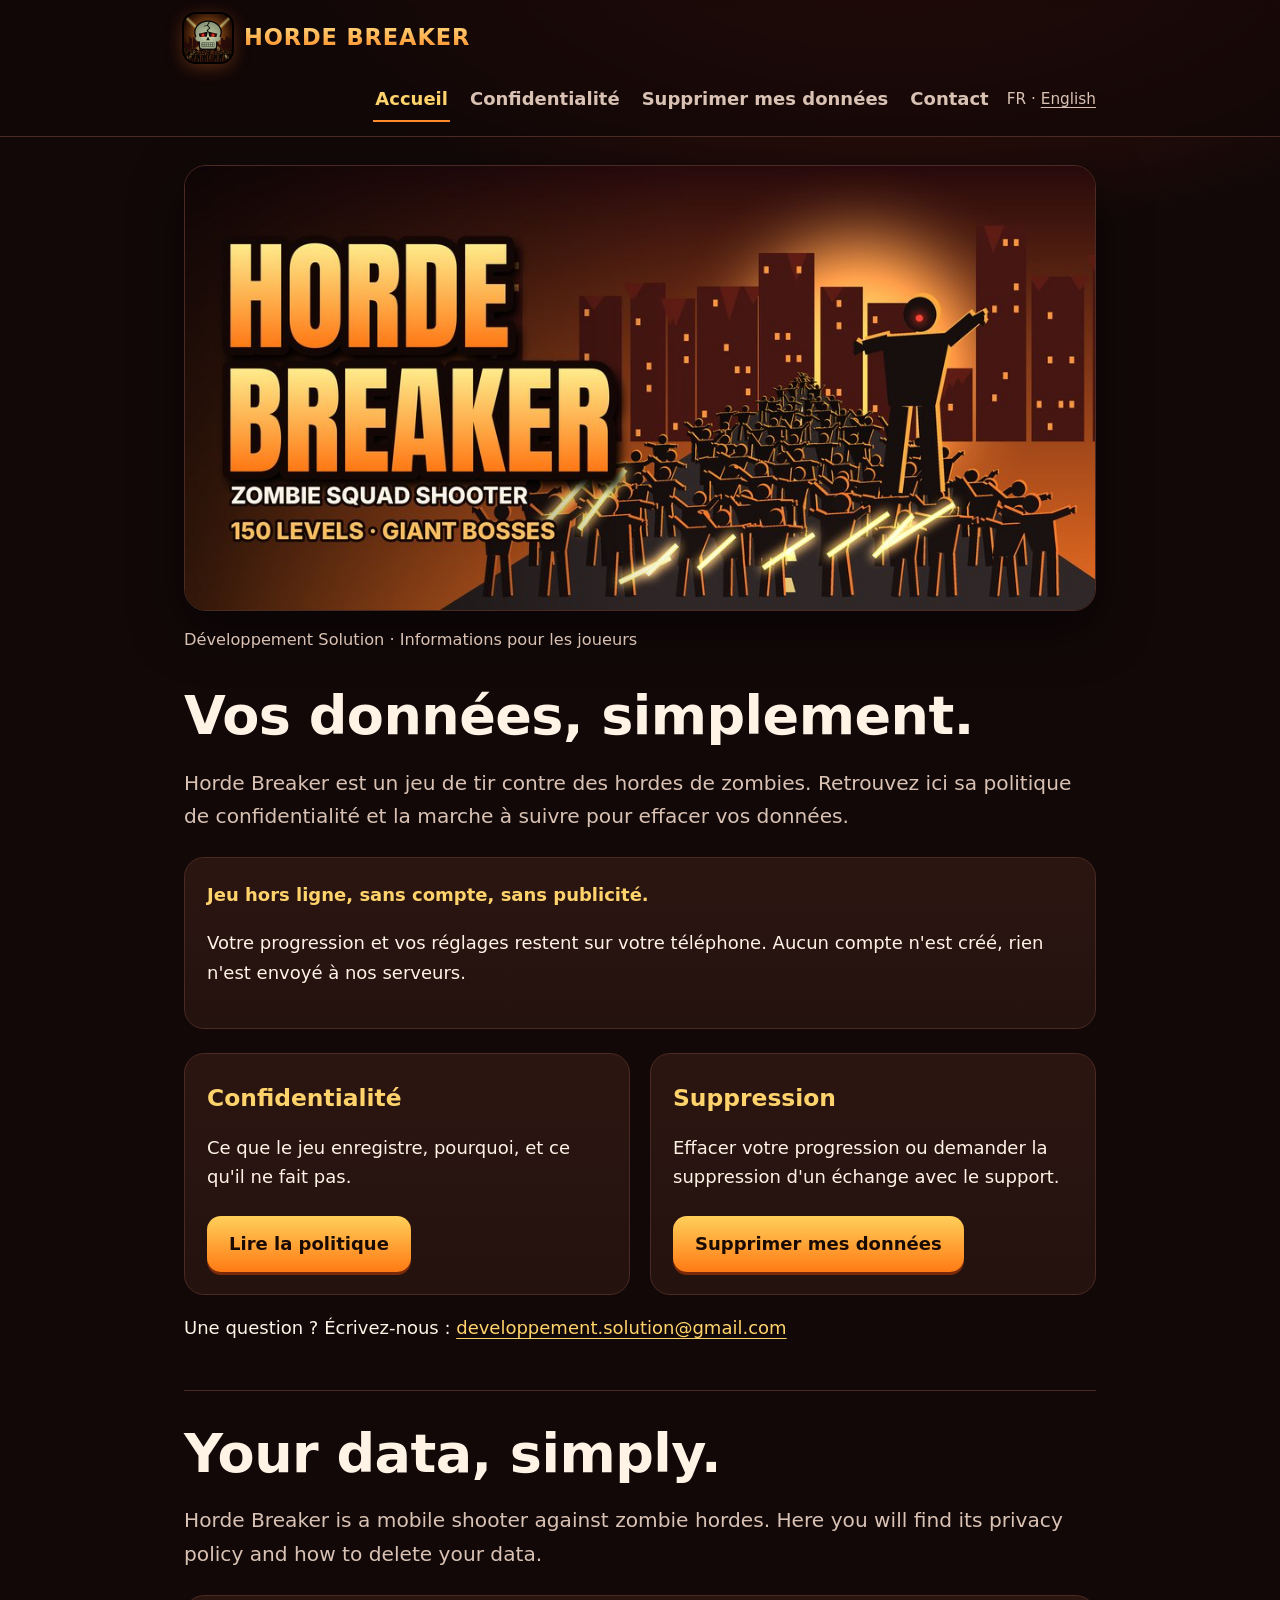
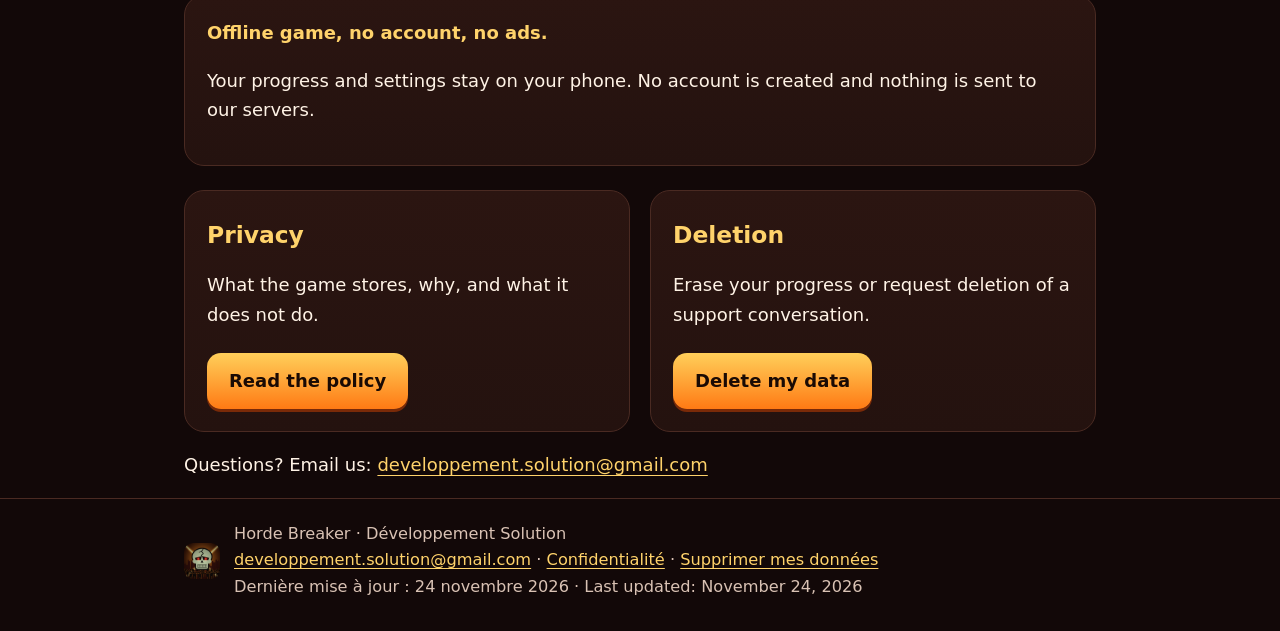
<file: horde-breaker/index.html>
<!doctype html>
<html lang="fr"><head><meta charset="utf-8"><meta name="viewport" content="width=device-width,initial-scale=1">
<title>Horde Breaker — Confidentialité et données</title><meta name="description" content="Politique de confidentialité, suppression des données et contact pour Horde Breaker, jeu mobile de Développement Solution.">
<link rel="icon" href="favicon.png"><link rel="apple-touch-icon" href="logo-192.png"><link rel="stylesheet" href="site.css">
<meta property="og:title" content="Horde Breaker — Confidentialité et données"><meta property="og:image" content="banner.jpg"></head>
<body>
<header><div class="wrap"><a class="brand" href="index.html"><img src="logo-192.png" alt="Logo Horde Breaker" width="48" height="48"><span>Horde Breaker</span></a>
<nav aria-label="Navigation"><a href="index.html" aria-current="page">Accueil</a><a href="privacy.html">Confidentialité</a><a href="delete-data.html">Supprimer mes données</a><a href="mailto:developpement.solution@gmail.com?subject=Horde%20Breaker%20-%20Support">Contact</a></nav><div class="lang">FR · <a href="#en" lang="en">English</a></div></div></header>
<main class="wrap">

<div class="hero"><img src="banner.jpg" alt="Horde Breaker : une escouade face à une horde de zombies et un boss géant" width="1024" height="500"></div>
<p class="meta">Développement Solution · Informations pour les joueurs</p>
<h1>Vos données, simplement.</h1>
<p class="lead">Horde Breaker est un jeu de tir contre des hordes de zombies. Retrouvez ici sa politique de confidentialité et la marche à suivre pour effacer vos données.</p>
<div class="notice"><strong>Jeu hors ligne, sans compte, sans publicité.</strong>
<p>Votre progression et vos réglages restent sur votre téléphone. Aucun compte n'est créé, rien n'est envoyé à nos serveurs.</p></div>
<div class="cards">
<section class="card"><h2>Confidentialité</h2><p>Ce que le jeu enregistre, pourquoi, et ce qu'il ne fait pas.</p><a class="button" href="privacy.html">Lire la politique</a></section>
<section class="card"><h2>Suppression</h2><p>Effacer votre progression ou demander la suppression d'un échange avec le support.</p><a class="button" href="delete-data.html">Supprimer mes données</a></section>
</div>
<p>Une question ? Écrivez-nous : <a href="mailto:developpement.solution@gmail.com?subject=Horde%20Breaker%20-%20Support">developpement.solution@gmail.com</a></p>
<hr>
<section id="en" lang="en">
<h1>Your data, simply.</h1>
<p class="lead">Horde Breaker is a mobile shooter against zombie hordes. Here you will find its privacy policy and how to delete your data.</p>
<div class="notice"><strong>Offline game, no account, no ads.</strong><p>Your progress and settings stay on your phone. No account is created and nothing is sent to our servers.</p></div>
<div class="cards">
<section class="card"><h2>Privacy</h2><p>What the game stores, why, and what it does not do.</p><a class="button" href="privacy.html#en">Read the policy</a></section>
<section class="card"><h2>Deletion</h2><p>Erase your progress or request deletion of a support conversation.</p><a class="button" href="delete-data.html#en">Delete my data</a></section>
</div>
<p>Questions? Email us: <a href="mailto:developpement.solution@gmail.com?subject=Horde%20Breaker%20-%20Support">developpement.solution@gmail.com</a></p>
</section>
</main>
<footer><div class="wrap"><img src="logo-192.png" alt="" width="36" height="36"><div>Horde Breaker · Développement Solution<br>
<a href="mailto:developpement.solution@gmail.com">developpement.solution@gmail.com</a> · <a href="privacy.html">Confidentialité</a> · <a href="delete-data.html">Supprimer mes données</a><br>
Dernière mise à jour : 24 novembre 2026 · Last updated: November 24, 2026</div></div></footer>
</body></html>
</file>
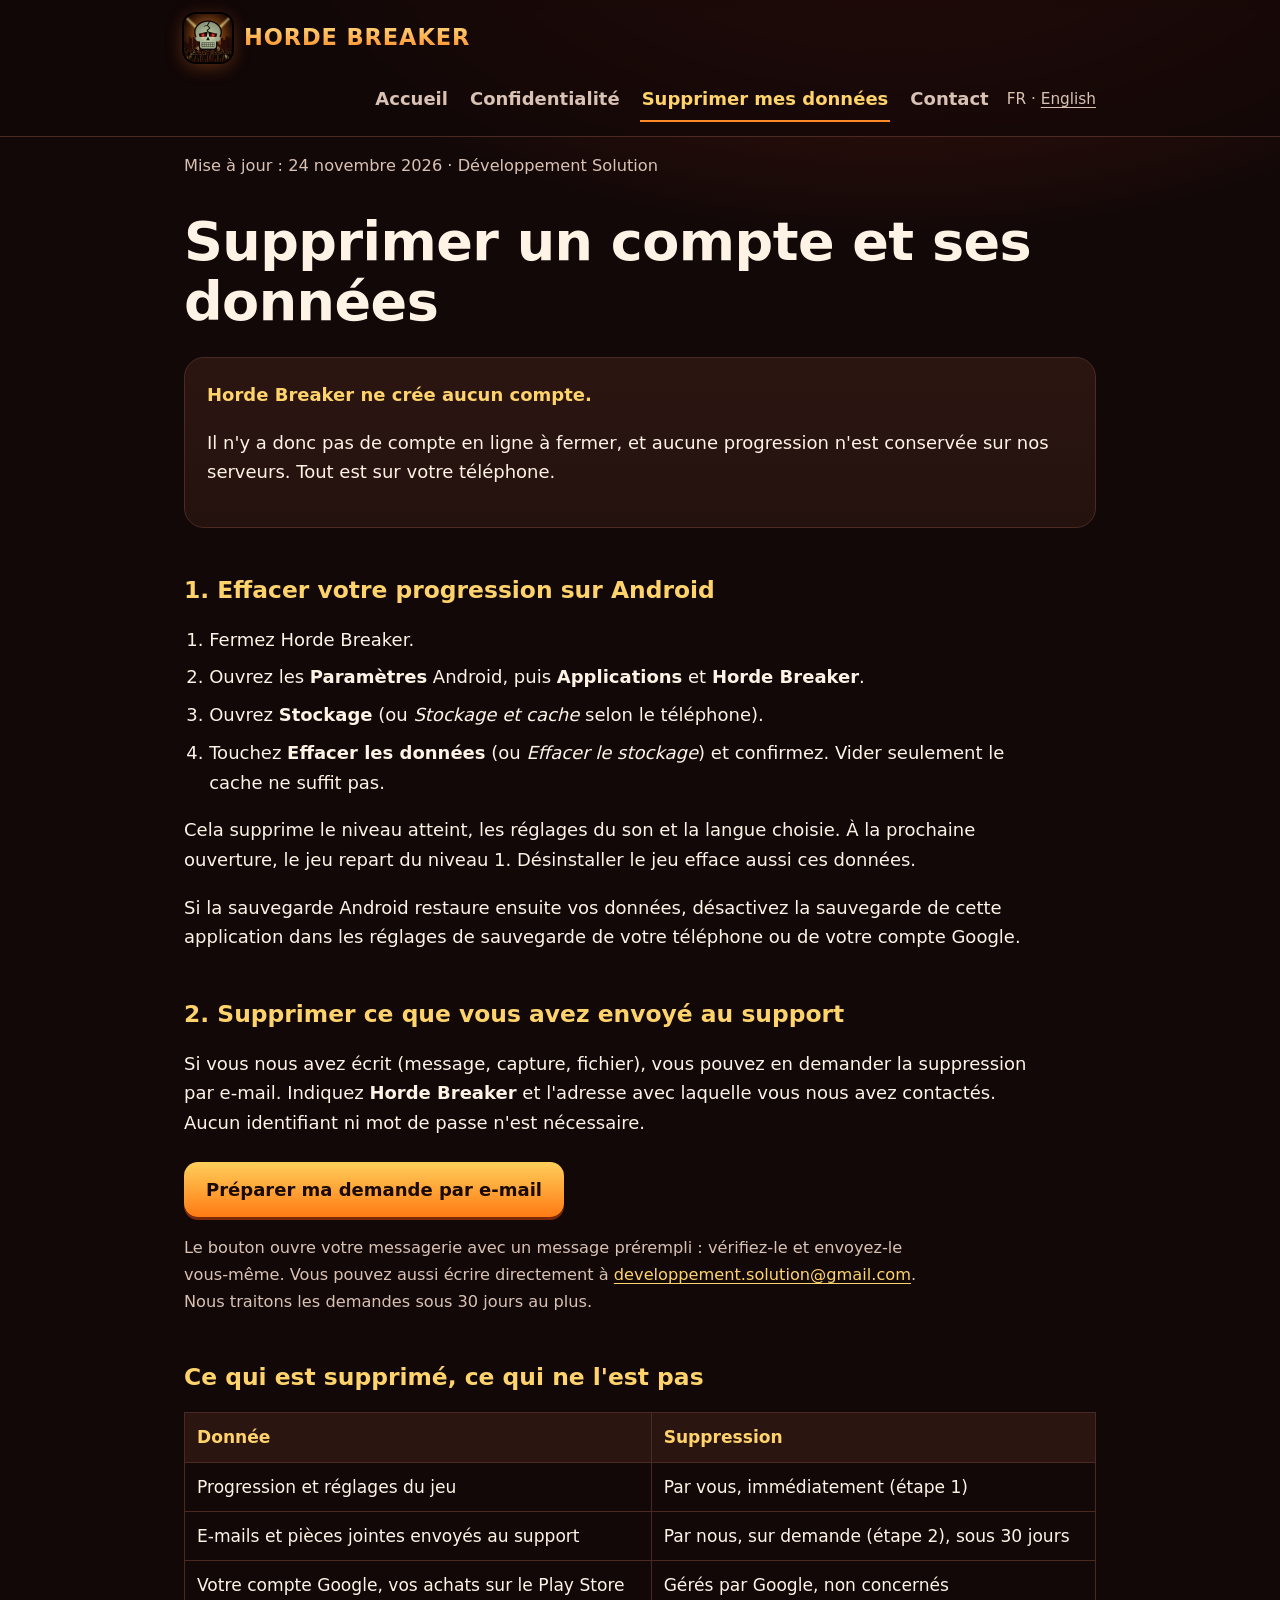
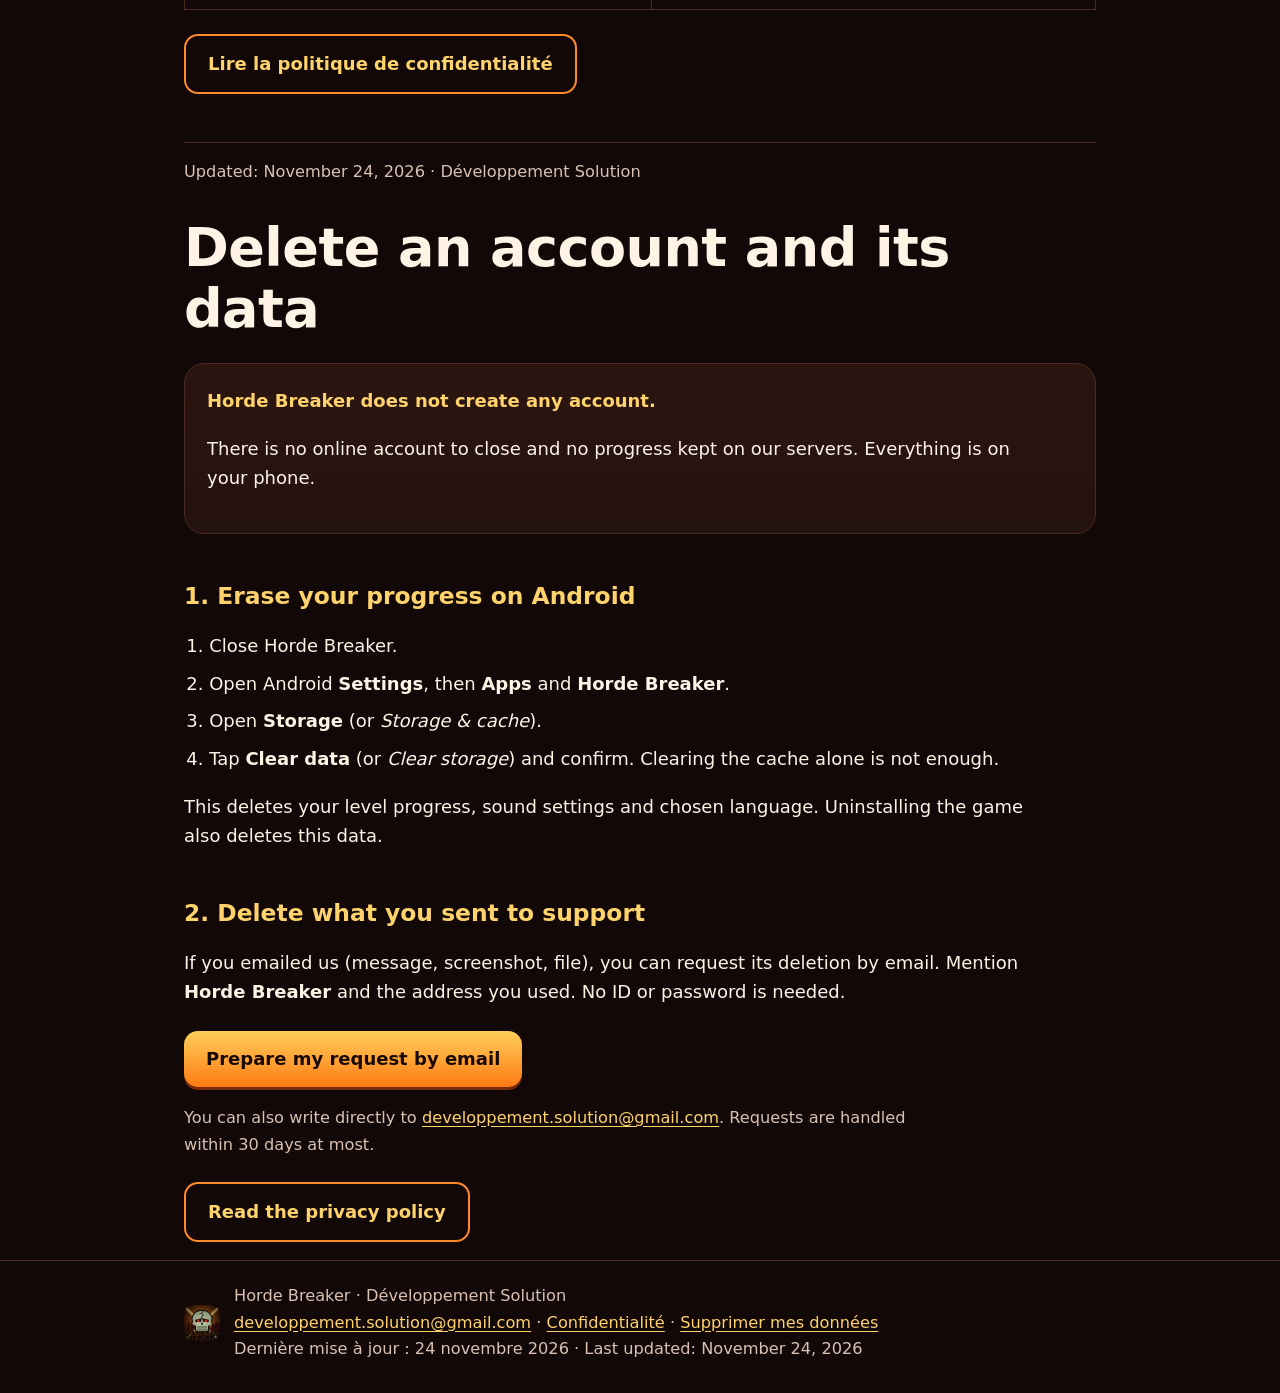
<file: horde-breaker/delete-data.html>
<!doctype html>
<html lang="fr"><head><meta charset="utf-8"><meta name="viewport" content="width=device-width,initial-scale=1">
<title>Horde Breaker — Supprimer un compte et ses données</title><meta name="description" content="Comment effacer vos données de Horde Breaker : progression locale, compte (inexistant) et demandes au support.">
<link rel="icon" href="favicon.png"><link rel="apple-touch-icon" href="logo-192.png"><link rel="stylesheet" href="site.css">
<meta property="og:title" content="Horde Breaker — Supprimer un compte et ses données"><meta property="og:image" content="banner.jpg"></head>
<body>
<header><div class="wrap"><a class="brand" href="index.html"><img src="logo-192.png" alt="Logo Horde Breaker" width="48" height="48"><span>Horde Breaker</span></a>
<nav aria-label="Navigation"><a href="index.html">Accueil</a><a href="privacy.html">Confidentialité</a><a href="delete-data.html" aria-current="page">Supprimer mes données</a><a href="mailto:developpement.solution@gmail.com?subject=Horde%20Breaker%20-%20Support">Contact</a></nav><div class="lang">FR · <a href="#en" lang="en">English</a></div></div></header>
<main class="wrap">

<p class="meta">Mise à jour : 24 novembre 2026 · Développement Solution</p>
<h1>Supprimer un compte et ses données</h1>
<div class="notice"><strong>Horde Breaker ne crée aucun compte.</strong>
<p>Il n'y a donc pas de compte en ligne à fermer, et aucune progression n'est conservée sur nos serveurs. Tout est sur votre téléphone.</p></div>

<h2>1. Effacer votre progression sur Android</h2>
<ol>
<li>Fermez Horde Breaker.</li>
<li>Ouvrez les <strong>Paramètres</strong> Android, puis <strong>Applications</strong> et <strong>Horde Breaker</strong>.</li>
<li>Ouvrez <strong>Stockage</strong> (ou <em>Stockage et cache</em> selon le téléphone).</li>
<li>Touchez <strong>Effacer les données</strong> (ou <em>Effacer le stockage</em>) et confirmez. Vider seulement le cache ne suffit pas.</li>
</ol>
<p>Cela supprime le niveau atteint, les réglages du son et la langue choisie. À la prochaine ouverture, le jeu repart du niveau 1. Désinstaller le jeu efface aussi ces données.</p>
<p>Si la sauvegarde Android restaure ensuite vos données, désactivez la sauvegarde de cette application dans les réglages de sauvegarde de votre téléphone ou de votre compte Google.</p>

<h2>2. Supprimer ce que vous avez envoyé au support</h2>
<p>Si vous nous avez écrit (message, capture, fichier), vous pouvez en demander la suppression par e-mail. Indiquez <strong>Horde Breaker</strong> et l'adresse avec laquelle vous nous avez contactés. Aucun identifiant ni mot de passe n'est nécessaire.</p>
<p><a class="button" href="mailto:developpement.solution@gmail.com?subject=Horde%20Breaker%20-%20Demande%20de%20suppression%20de%20donn%C3%A9es&body=Bonjour%2C%0A%0AJe%20demande%20la%20suppression%20des%20donn%C3%A9es%20li%C3%A9es%20%C3%A0%20Horde%20Breaker%20que%20je%20vous%20ai%20transmises%20(e-mails%2C%20captures%2C%20fichiers).%0AAdresse%20utilis%C3%A9e%20pour%20vous%20contacter%20%3A%20%0A%0AMerci.">Préparer ma demande par e-mail</a></p>
<p class="meta">Le bouton ouvre votre messagerie avec un message prérempli : vérifiez-le et envoyez-le vous-même. Vous pouvez aussi écrire directement à <a href="mailto:developpement.solution@gmail.com">developpement.solution@gmail.com</a>. Nous traitons les demandes sous 30 jours au plus.</p>

<h2>Ce qui est supprimé, ce qui ne l'est pas</h2>
<table><tr><th>Donnée</th><th>Suppression</th></tr>
<tr><td>Progression et réglages du jeu</td><td>Par vous, immédiatement (étape 1)</td></tr>
<tr><td>E-mails et pièces jointes envoyés au support</td><td>Par nous, sur demande (étape 2), sous 30 jours</td></tr>
<tr><td>Votre compte Google, vos achats sur le Play Store</td><td>Gérés par Google, non concernés</td></tr></table>
<p><a class="button ghost" href="privacy.html">Lire la politique de confidentialité</a></p>

<hr>
<section id="en" lang="en">
<p class="meta">Updated: November 24, 2026 · Développement Solution</p>
<h1>Delete an account and its data</h1>
<div class="notice"><strong>Horde Breaker does not create any account.</strong><p>There is no online account to close and no progress kept on our servers. Everything is on your phone.</p></div>
<h2>1. Erase your progress on Android</h2>
<ol><li>Close Horde Breaker.</li>
<li>Open Android <strong>Settings</strong>, then <strong>Apps</strong> and <strong>Horde Breaker</strong>.</li>
<li>Open <strong>Storage</strong> (or <em>Storage &amp; cache</em>).</li>
<li>Tap <strong>Clear data</strong> (or <em>Clear storage</em>) and confirm. Clearing the cache alone is not enough.</li></ol>
<p>This deletes your level progress, sound settings and chosen language. Uninstalling the game also deletes this data.</p>
<h2>2. Delete what you sent to support</h2>
<p>If you emailed us (message, screenshot, file), you can request its deletion by email. Mention <strong>Horde Breaker</strong> and the address you used. No ID or password is needed.</p>
<p><a class="button" href="mailto:developpement.solution@gmail.com?subject=Horde%20Breaker%20-%20Data%20deletion%20request&body=Hello%2C%0A%0AI%20request%20the%20deletion%20of%20the%20Horde%20Breaker%20data%20I%20sent%20you%20(emails%2C%20screenshots%2C%20files).%0AEmail%20address%20used%20to%20contact%20you%3A%20%0A%0AThank%20you.">Prepare my request by email</a></p>
<p class="meta">You can also write directly to <a href="mailto:developpement.solution@gmail.com">developpement.solution@gmail.com</a>. Requests are handled within 30 days at most.</p>
<p><a class="button ghost" href="privacy.html#en">Read the privacy policy</a></p>
</section>
</main>
<footer><div class="wrap"><img src="logo-192.png" alt="" width="36" height="36"><div>Horde Breaker · Développement Solution<br>
<a href="mailto:developpement.solution@gmail.com">developpement.solution@gmail.com</a> · <a href="privacy.html">Confidentialité</a> · <a href="delete-data.html">Supprimer mes données</a><br>
Dernière mise à jour : 24 novembre 2026 · Last updated: November 24, 2026</div></div></footer>
</body></html>
</file>
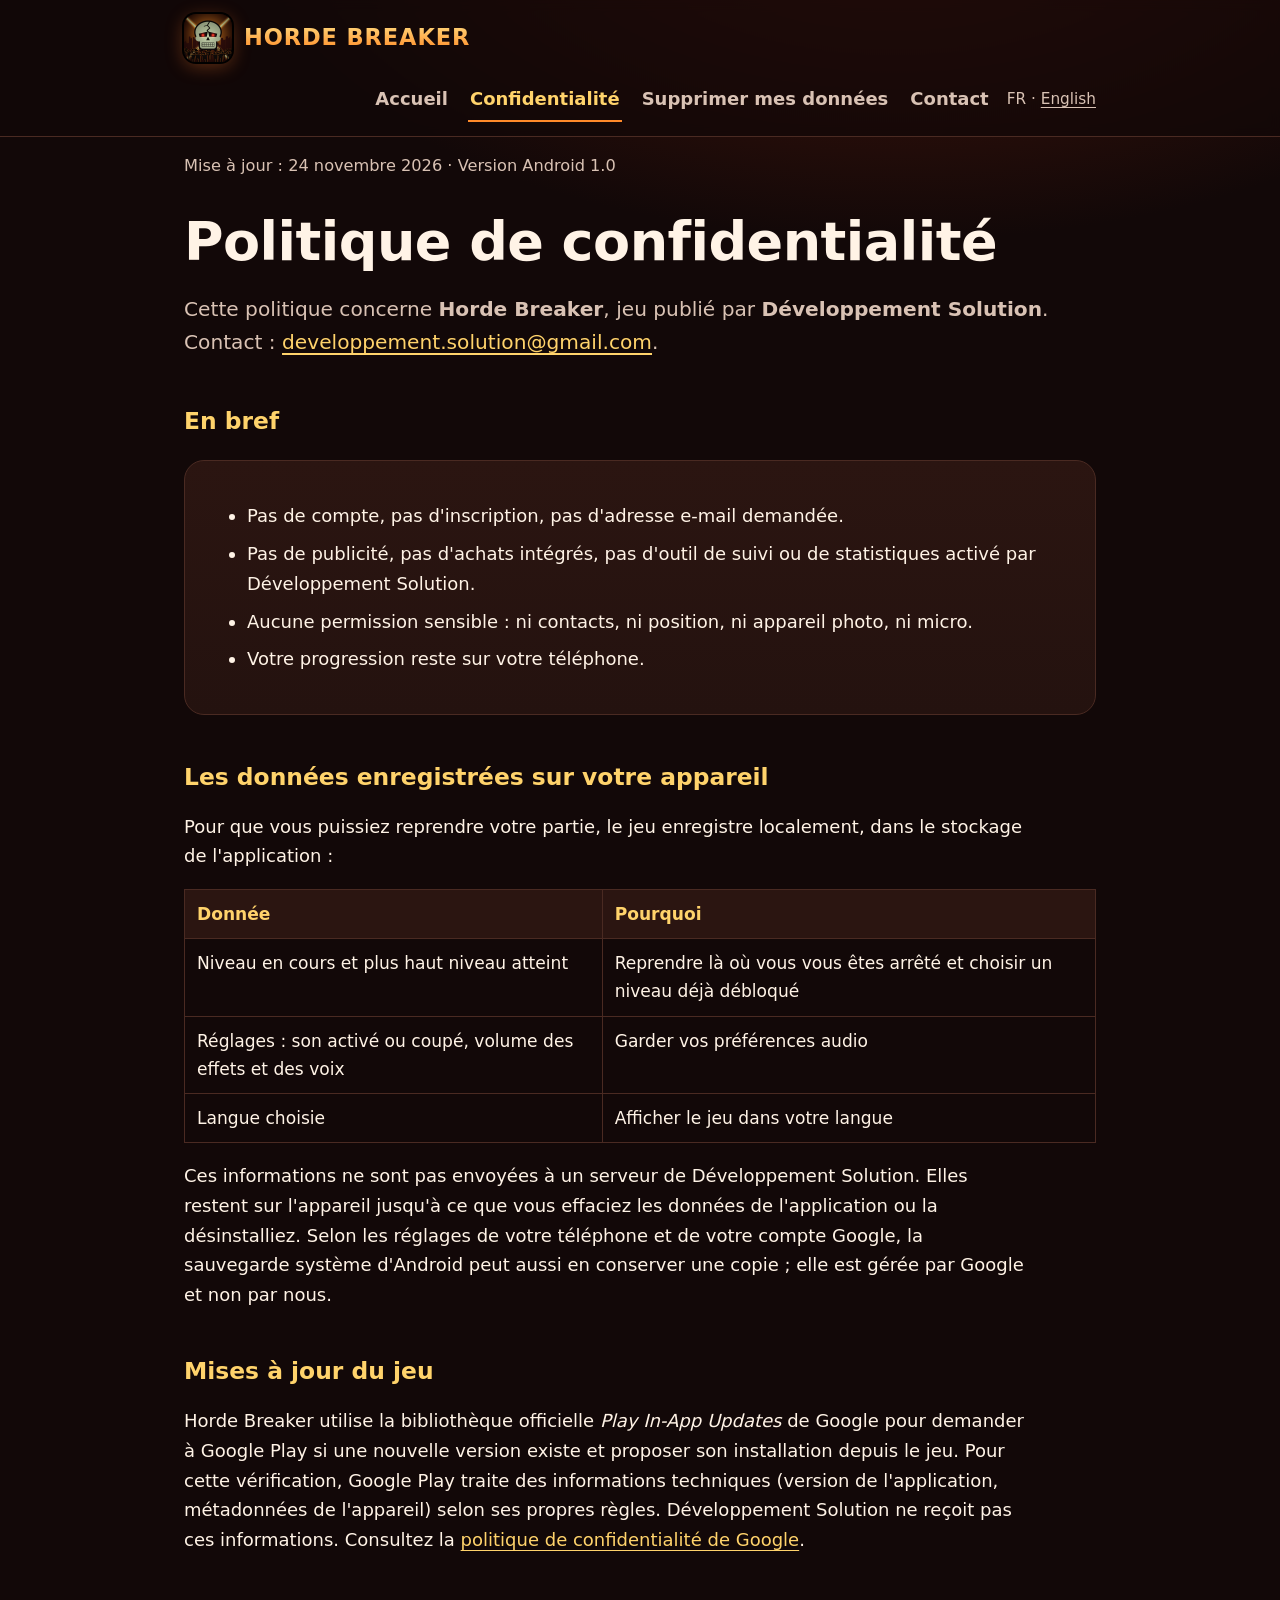
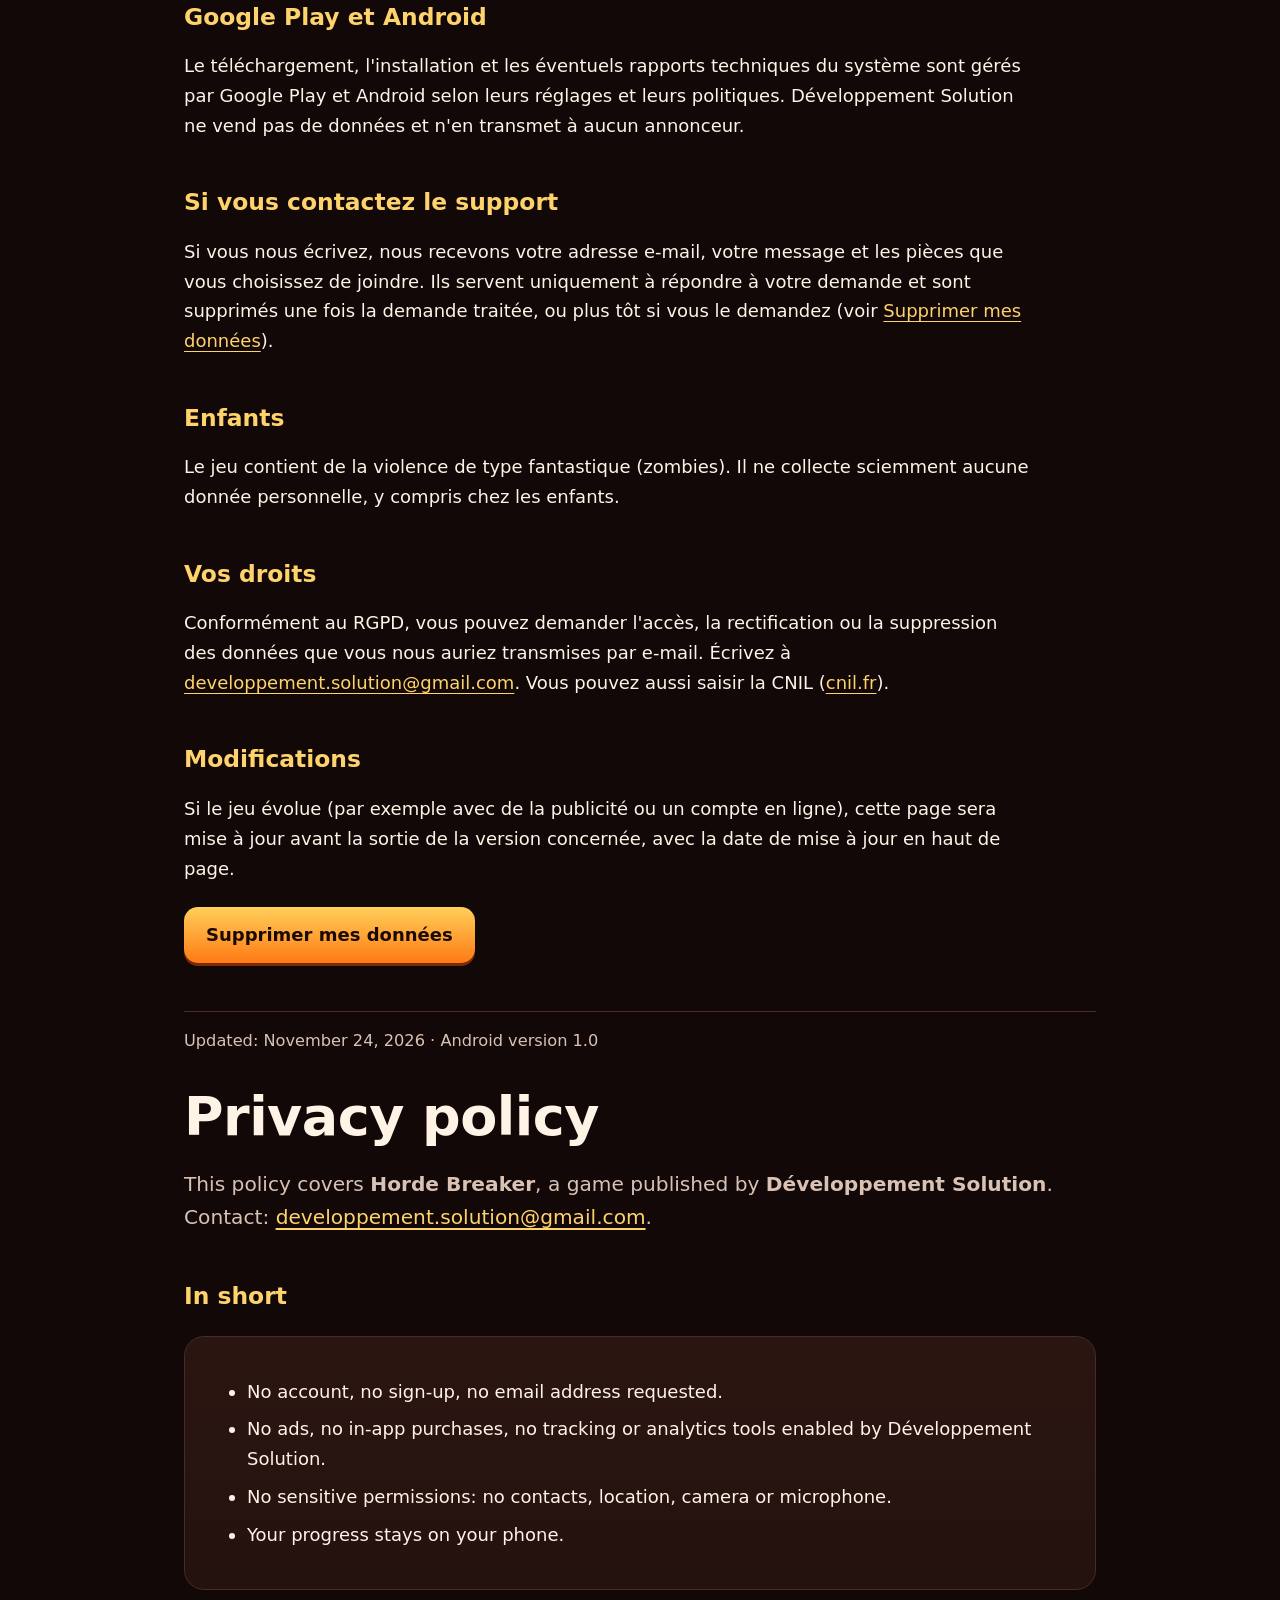
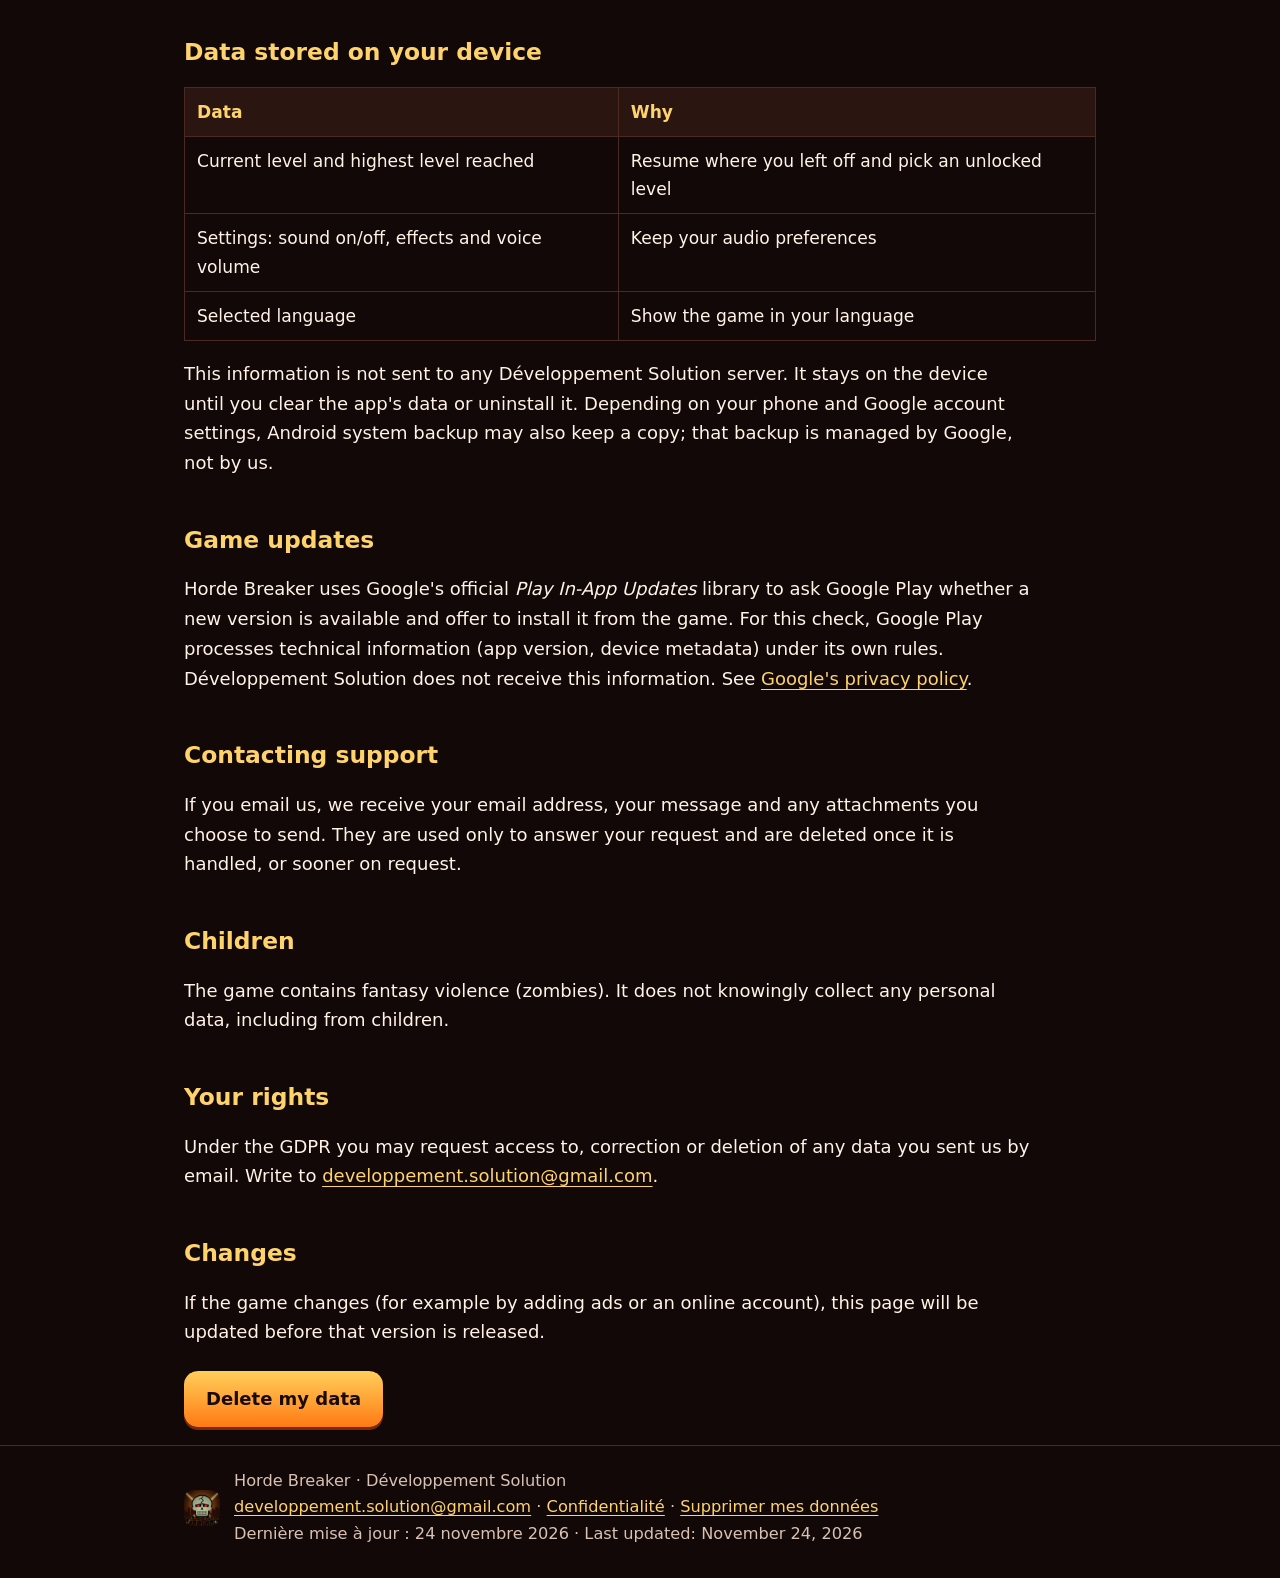
<file: horde-breaker/privacy.html>
<!doctype html>
<html lang="fr"><head><meta charset="utf-8"><meta name="viewport" content="width=device-width,initial-scale=1">
<title>Horde Breaker — Politique de confidentialité</title><meta name="description" content="Politique de confidentialité du jeu Horde Breaker : données enregistrées sur l'appareil, mises à jour Google Play, contact.">
<link rel="icon" href="favicon.png"><link rel="apple-touch-icon" href="logo-192.png"><link rel="stylesheet" href="site.css">
<meta property="og:title" content="Horde Breaker — Politique de confidentialité"><meta property="og:image" content="banner.jpg"></head>
<body>
<header><div class="wrap"><a class="brand" href="index.html"><img src="logo-192.png" alt="Logo Horde Breaker" width="48" height="48"><span>Horde Breaker</span></a>
<nav aria-label="Navigation"><a href="index.html">Accueil</a><a href="privacy.html" aria-current="page">Confidentialité</a><a href="delete-data.html">Supprimer mes données</a><a href="mailto:developpement.solution@gmail.com?subject=Horde%20Breaker%20-%20Support">Contact</a></nav><div class="lang">FR · <a href="#en" lang="en">English</a></div></div></header>
<main class="wrap">

<p class="meta">Mise à jour : 24 novembre 2026 · Version Android 1.0</p>
<h1>Politique de confidentialité</h1>
<p class="lead">Cette politique concerne <strong>Horde Breaker</strong>, jeu publié par <strong>Développement Solution</strong>. Contact : <a href="mailto:developpement.solution@gmail.com">developpement.solution@gmail.com</a>.</p>

<h2>En bref</h2>
<div class="notice"><ul>
<li>Pas de compte, pas d'inscription, pas d'adresse e-mail demandée.</li>
<li>Pas de publicité, pas d'achats intégrés, pas d'outil de suivi ou de statistiques activé par Développement Solution.</li>
<li>Aucune permission sensible : ni contacts, ni position, ni appareil photo, ni micro.</li>
<li>Votre progression reste sur votre téléphone.</li>
</ul></div>

<h2>Les données enregistrées sur votre appareil</h2>
<p>Pour que vous puissiez reprendre votre partie, le jeu enregistre localement, dans le stockage de l'application :</p>
<table><tr><th>Donnée</th><th>Pourquoi</th></tr>
<tr><td>Niveau en cours et plus haut niveau atteint</td><td>Reprendre là où vous vous êtes arrêté et choisir un niveau déjà débloqué</td></tr>
<tr><td>Réglages : son activé ou coupé, volume des effets et des voix</td><td>Garder vos préférences audio</td></tr>
<tr><td>Langue choisie</td><td>Afficher le jeu dans votre langue</td></tr></table>
<p>Ces informations ne sont pas envoyées à un serveur de Développement Solution. Elles restent sur l'appareil jusqu'à ce que vous effaciez les données de l'application ou la désinstalliez. Selon les réglages de votre téléphone et de votre compte Google, la sauvegarde système d'Android peut aussi en conserver une copie ; elle est gérée par Google et non par nous.</p>

<h2>Mises à jour du jeu</h2>
<p>Horde Breaker utilise la bibliothèque officielle <em>Play In-App Updates</em> de Google pour demander à Google Play si une nouvelle version existe et proposer son installation depuis le jeu. Pour cette vérification, Google Play traite des informations techniques (version de l'application, métadonnées de l'appareil) selon ses propres règles. Développement Solution ne reçoit pas ces informations. Consultez la <a href="https://policies.google.com/privacy" rel="noopener">politique de confidentialité de Google</a>.</p>

<h2>Google Play et Android</h2>
<p>Le téléchargement, l'installation et les éventuels rapports techniques du système sont gérés par Google Play et Android selon leurs réglages et leurs politiques. Développement Solution ne vend pas de données et n'en transmet à aucun annonceur.</p>

<h2>Si vous contactez le support</h2>
<p>Si vous nous écrivez, nous recevons votre adresse e-mail, votre message et les pièces que vous choisissez de joindre. Ils servent uniquement à répondre à votre demande et sont supprimés une fois la demande traitée, ou plus tôt si vous le demandez (voir <a href="delete-data.html">Supprimer mes données</a>).</p>

<h2>Enfants</h2>
<p>Le jeu contient de la violence de type fantastique (zombies). Il ne collecte sciemment aucune donnée personnelle, y compris chez les enfants.</p>

<h2>Vos droits</h2>
<p>Conformément au RGPD, vous pouvez demander l'accès, la rectification ou la suppression des données que vous nous auriez transmises par e-mail. Écrivez à <a href="mailto:developpement.solution@gmail.com">developpement.solution@gmail.com</a>. Vous pouvez aussi saisir la CNIL (<a href="https://www.cnil.fr" rel="noopener">cnil.fr</a>).</p>

<h2>Modifications</h2>
<p>Si le jeu évolue (par exemple avec de la publicité ou un compte en ligne), cette page sera mise à jour avant la sortie de la version concernée, avec la date de mise à jour en haut de page.</p>
<p><a class="button" href="delete-data.html">Supprimer mes données</a></p>

<hr>
<section id="en" lang="en">
<p class="meta">Updated: November 24, 2026 · Android version 1.0</p>
<h1>Privacy policy</h1>
<p class="lead">This policy covers <strong>Horde Breaker</strong>, a game published by <strong>Développement Solution</strong>. Contact: <a href="mailto:developpement.solution@gmail.com">developpement.solution@gmail.com</a>.</p>
<h2>In short</h2>
<div class="notice"><ul>
<li>No account, no sign-up, no email address requested.</li>
<li>No ads, no in-app purchases, no tracking or analytics tools enabled by Développement Solution.</li>
<li>No sensitive permissions: no contacts, location, camera or microphone.</li>
<li>Your progress stays on your phone.</li></ul></div>
<h2>Data stored on your device</h2>
<table><tr><th>Data</th><th>Why</th></tr>
<tr><td>Current level and highest level reached</td><td>Resume where you left off and pick an unlocked level</td></tr>
<tr><td>Settings: sound on/off, effects and voice volume</td><td>Keep your audio preferences</td></tr>
<tr><td>Selected language</td><td>Show the game in your language</td></tr></table>
<p>This information is not sent to any Développement Solution server. It stays on the device until you clear the app's data or uninstall it. Depending on your phone and Google account settings, Android system backup may also keep a copy; that backup is managed by Google, not by us.</p>
<h2>Game updates</h2>
<p>Horde Breaker uses Google's official <em>Play In-App Updates</em> library to ask Google Play whether a new version is available and offer to install it from the game. For this check, Google Play processes technical information (app version, device metadata) under its own rules. Développement Solution does not receive this information. See <a href="https://policies.google.com/privacy" rel="noopener">Google's privacy policy</a>.</p>
<h2>Contacting support</h2>
<p>If you email us, we receive your email address, your message and any attachments you choose to send. They are used only to answer your request and are deleted once it is handled, or sooner on request.</p>
<h2>Children</h2>
<p>The game contains fantasy violence (zombies). It does not knowingly collect any personal data, including from children.</p>
<h2>Your rights</h2>
<p>Under the GDPR you may request access to, correction or deletion of any data you sent us by email. Write to <a href="mailto:developpement.solution@gmail.com">developpement.solution@gmail.com</a>.</p>
<h2>Changes</h2>
<p>If the game changes (for example by adding ads or an online account), this page will be updated before that version is released.</p>
<p><a class="button" href="delete-data.html#en">Delete my data</a></p>
</section>
</main>
<footer><div class="wrap"><img src="logo-192.png" alt="" width="36" height="36"><div>Horde Breaker · Développement Solution<br>
<a href="mailto:developpement.solution@gmail.com">developpement.solution@gmail.com</a> · <a href="privacy.html">Confidentialité</a> · <a href="delete-data.html">Supprimer mes données</a><br>
Dernière mise à jour : 24 novembre 2026 · Last updated: November 24, 2026</div></div></footer>
</body></html>
</file>
<file: horde-breaker/site.css>
:root{color-scheme:dark;--bg:#120808;--bg2:#1d0d0b;--panel:#24120f;--line:#4a2a22;--ink:#fff3e6;--muted:#d9c2b4;--fire:#ff8a2a;--gold:#ffd36b;--red:#ff4433}
*{box-sizing:border-box}
html{font:18px/1.65 system-ui,-apple-system,BlinkMacSystemFont,"Segoe UI",sans-serif}
body{margin:0;background:radial-gradient(1200px 600px at 70% -10%,#4a170c 0%,var(--bg) 55%) fixed,var(--bg);color:var(--ink)}
a{color:var(--gold);text-underline-offset:.2em}
a:focus-visible{outline:3px solid var(--fire);outline-offset:4px;border-radius:4px}
.wrap{max-width:960px;margin:auto;padding:0 24px}
header{border-bottom:1px solid var(--line);background:rgba(18,8,8,.7);backdrop-filter:blur(6px);position:sticky;top:0;z-index:2}
header .wrap{display:flex;align-items:center;gap:16px;flex-wrap:wrap;padding-top:14px;padding-bottom:14px}
.brand{display:flex;align-items:center;gap:12px;text-decoration:none;color:var(--ink)}
.brand img{width:48px;height:48px;border-radius:12px;box-shadow:0 0 0 2px #000,0 4px 18px rgba(255,120,40,.35)}
.brand span{font-weight:900;letter-spacing:.04em;font-size:1.25rem;text-transform:uppercase;background:linear-gradient(#ffe68c,#ff7a14);-webkit-background-clip:text;background-clip:text;color:transparent}
nav{display:flex;gap:6px 18px;flex-wrap:wrap;margin-left:auto}
nav a{color:var(--muted);text-decoration:none;padding:6px 2px;font-weight:650}
nav a:hover{color:var(--gold)}
nav a[aria-current=page]{color:var(--gold);border-bottom:2px solid var(--fire)}
.lang{font-size:.85rem;color:var(--muted)}
.lang a{color:var(--muted)}
.hero{margin:28px 0 8px;border-radius:22px;overflow:hidden;border:1px solid var(--line);box-shadow:0 18px 50px rgba(0,0,0,.5)}
.hero img{display:block;width:100%;height:auto}
main{padding:12px 0 40px}
h1{font-size:clamp(2rem,6vw,3rem);line-height:1.12;letter-spacing:-.01em;margin:.6em 0 .3em}
h2{font-size:1.3rem;color:var(--gold);line-height:1.3;margin-top:2.2rem;padding-top:.4rem}
h3{font-size:1.05rem;color:var(--fire);margin-top:1.6rem}
p,li{max-width:74ch}
li{margin:.45rem 0}
.lead{font-size:1.12rem;color:var(--muted)}
.meta{color:var(--muted);font-size:.9rem}
.notice,.card{background:linear-gradient(180deg,#2b1511,var(--panel));border:1px solid var(--line);border-radius:20px;padding:22px;margin:24px 0}
.notice strong{color:var(--gold)}
.cards{display:grid;grid-template-columns:1fr 1fr;gap:20px}
.cards .card{margin:0}
.card h2{margin-top:0}
.button{display:inline-block;background:linear-gradient(#ffcf5a,#ff7a14);color:#1a0a04;padding:13px 22px;border-radius:14px;text-decoration:none;font-weight:800;box-shadow:0 3px 0 #7a2a08;margin-top:6px}
.button:hover{filter:brightness(1.08)}
.button.ghost{background:none;color:var(--gold);border:2px solid var(--fire);box-shadow:none}
table{border-collapse:collapse;width:100%;margin:12px 0;font-size:.95rem}
th,td{border:1px solid var(--line);padding:10px 12px;text-align:left;vertical-align:top}
th{background:#2b1511;color:var(--gold)}
ol{padding-left:1.4rem}
hr{border:0;border-top:1px solid var(--line);margin:48px 0 8px}
footer{border-top:1px solid var(--line);color:var(--muted);font-size:.9rem}
footer .wrap{padding-top:22px;padding-bottom:30px;display:flex;gap:14px;align-items:center;flex-wrap:wrap}
footer img{width:36px;height:36px;border-radius:9px}
@media(max-width:640px){.cards{grid-template-columns:1fr}nav{margin-left:0;width:100%}.wrap{padding:0 16px}th,td{padding:8px}}
@media print{body{background:#fff;color:#000}header{position:static}nav,.hero{display:none}.notice,.card{background:#fff}}
</file>
